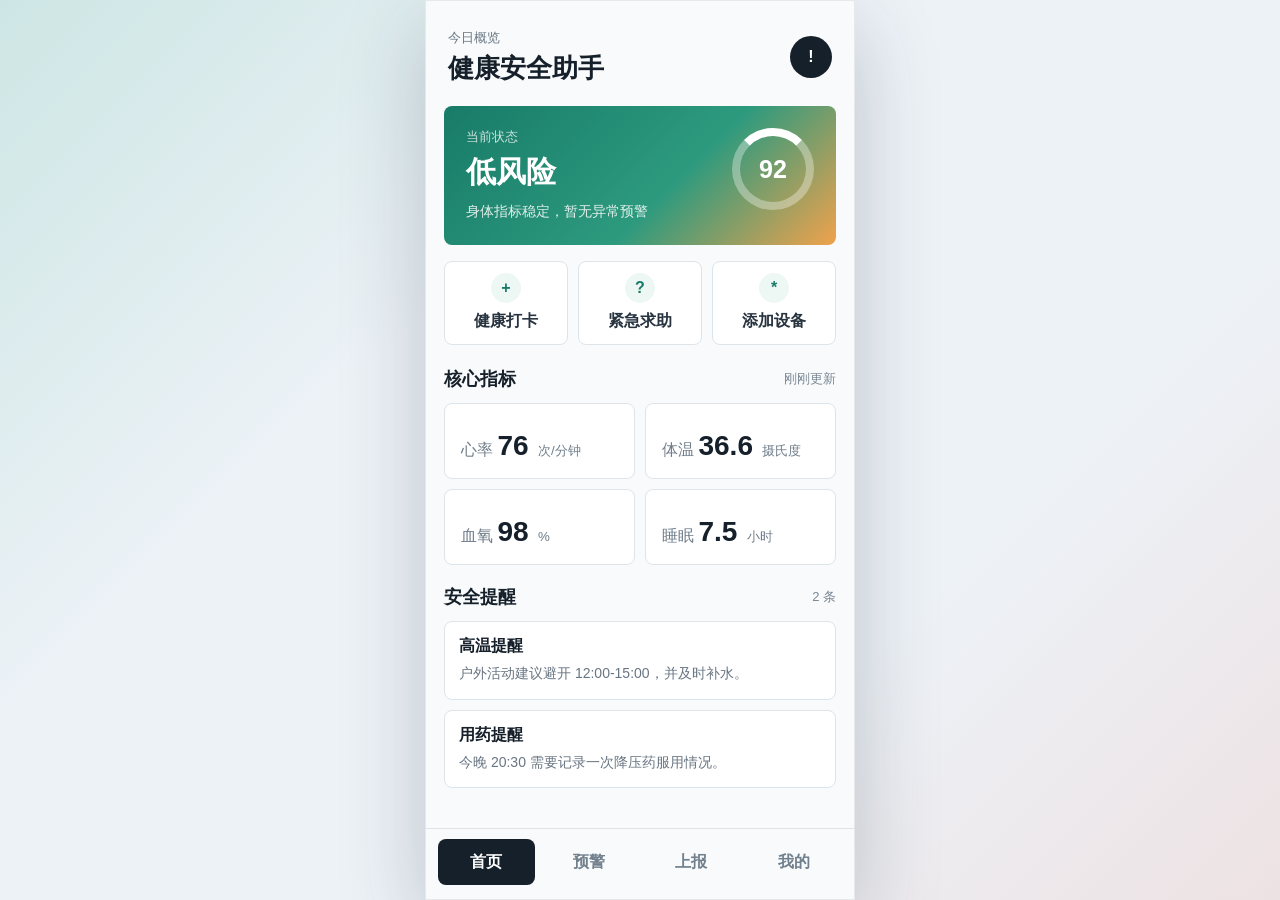
<file: UIPrototype/index.html>
<!doctype html>
<html lang="zh-CN">
  <head>
    <meta charset="UTF-8" />
    <meta name="viewport" content="width=device-width, initial-scale=1.0" />
    <title>健康安全助手原型</title>
    <link rel="stylesheet" href="styles.css" />
  </head>
  <body>
    <main class="phone-shell" aria-label="健康安全助手页面原型">
      <header class="app-header">
        <div>
          <p class="eyebrow">今日概览</p>
          <h1>健康安全助手</h1>
        </div>
        <button class="icon-button" type="button" aria-label="消息提醒">!</button>
      </header>

      <section class="screen active" id="home-screen" data-screen="home">
        <div class="status-panel">
          <div>
            <p class="panel-label">当前状态</p>
            <strong>低风险</strong>
            <span>身体指标稳定，暂无异常预警</span>
          </div>
          <div class="score-ring" aria-label="健康评分 92 分">92</div>
        </div>

        <div class="quick-actions" aria-label="快捷操作">
          <button type="button">
            <span class="action-icon">+</span>
            健康打卡
          </button>
          <button type="button">
            <span class="action-icon">?</span>
            紧急求助
          </button>
          <button type="button">
            <span class="action-icon">*</span>
            添加设备
          </button>
        </div>

        <section class="section-block">
          <div class="section-title">
            <h2>核心指标</h2>
            <span>刚刚更新</span>
          </div>
          <div class="metric-grid">
            <article class="metric-card">
              <span>心率</span>
              <strong>76</strong>
              <small>次/分钟</small>
            </article>
            <article class="metric-card">
              <span>体温</span>
              <strong>36.6</strong>
              <small>摄氏度</small>
            </article>
            <article class="metric-card">
              <span>血氧</span>
              <strong>98</strong>
              <small>%</small>
            </article>
            <article class="metric-card">
              <span>睡眠</span>
              <strong>7.5</strong>
              <small>小时</small>
            </article>
          </div>
        </section>

        <section class="section-block">
          <div class="section-title">
            <h2>安全提醒</h2>
            <span>2 条</span>
          </div>
          <div class="notice-list">
            <article>
              <b>高温提醒</b>
              <p>户外活动建议避开 12:00-15:00，并及时补水。</p>
            </article>
            <article>
              <b>用药提醒</b>
              <p>今晚 20:30 需要记录一次降压药服用情况。</p>
            </article>
          </div>
        </section>
      </section>

      <section class="screen" id="risk-screen" data-screen="risk">
        <div class="section-title">
          <h2>风险预警</h2>
          <span>按优先级排序</span>
        </div>
        <div class="risk-list">
          <article class="risk-card high">
            <span>高</span>
            <div>
              <b>连续久坐</b>
              <p>已连续静坐 96 分钟，建议起身活动 5 分钟。</p>
            </div>
          </article>
          <article class="risk-card medium">
            <span>中</span>
            <div>
              <b>睡眠不足</b>
              <p>近三天平均睡眠低于 6.5 小时。</p>
            </div>
          </article>
          <article class="risk-card low">
            <span>低</span>
            <div>
              <b>天气变化</b>
              <p>明天降温，注意添加衣物。</p>
            </div>
          </article>
        </div>
      </section>

      <section class="screen" id="report-screen" data-screen="report">
        <div class="section-title">
          <h2>健康上报</h2>
          <span>今日未提交</span>
        </div>
        <form class="report-form">
          <label>
            今日感觉
            <select>
              <option>良好</option>
              <option>一般</option>
              <option>不适</option>
            </select>
          </label>
          <label>
            体温
            <input type="text" value="36.6" />
          </label>
          <label>
            备注
            <textarea rows="4" placeholder="可填写头晕、乏力、咳嗽等情况"></textarea>
          </label>
          <button class="primary-button" type="button">提交上报</button>
        </form>
      </section>

      <section class="screen" id="profile-screen" data-screen="profile">
        <div class="profile-head">
          <div class="avatar">林</div>
          <div>
            <h2>林同学</h2>
            <p>已绑定手环、紧急联系人 2 人</p>
          </div>
        </div>
        <div class="profile-list">
          <button type="button">健康档案 <span>></span></button>
          <button type="button">设备管理 <span>></span></button>
          <button type="button">紧急联系人 <span>></span></button>
          <button type="button">隐私与权限 <span>></span></button>
        </div>
      </section>

      <nav class="tab-bar" aria-label="主导航">
        <button class="active" type="button" data-target="home">首页</button>
        <button type="button" data-target="risk">预警</button>
        <button type="button" data-target="report">上报</button>
        <button type="button" data-target="profile">我的</button>
      </nav>
    </main>

    <script src="script.js"></script>
  </body>
</html>
</file>
<file: UIPrototype/styles.css>
:root {
  color-scheme: light;
  font-family: "Microsoft YaHei", "PingFang SC", Arial, sans-serif;
  background: #edf2f7;
  color: #16202a;
}

* {
  box-sizing: border-box;
}

body {
  min-height: 100vh;
  margin: 0;
  display: grid;
  place-items: center;
  background:
    linear-gradient(135deg, rgba(39, 167, 132, 0.16), transparent 34%),
    linear-gradient(315deg, rgba(239, 116, 92, 0.13), transparent 30%),
    #edf2f7;
}

button,
input,
select,
textarea {
  font: inherit;
}

.phone-shell {
  width: min(430px, 100vw);
  min-height: min(920px, 100vh);
  position: relative;
  overflow: hidden;
  background: #f8fafb;
  border: 1px solid rgba(22, 32, 42, 0.08);
  box-shadow: 0 28px 80px rgba(30, 45, 60, 0.24);
}

.app-header {
  display: flex;
  align-items: center;
  justify-content: space-between;
  padding: 28px 22px 14px;
}

.eyebrow,
.panel-label {
  margin: 0 0 6px;
  color: #687582;
  font-size: 13px;
}

h1,
h2,
p {
  margin: 0;
}

h1 {
  font-size: 26px;
  line-height: 1.2;
}

h2 {
  font-size: 18px;
}

.icon-button {
  width: 42px;
  height: 42px;
  border: 0;
  border-radius: 50%;
  background: #16202a;
  color: #ffffff;
  font-weight: 800;
}

.screen {
  display: none;
  padding: 8px 18px 92px;
}

.screen.active {
  display: block;
}

.status-panel {
  display: flex;
  justify-content: space-between;
  gap: 18px;
  padding: 22px;
  border-radius: 8px;
  color: #ffffff;
  background: linear-gradient(135deg, #187b68, #2d9a7e 58%, #f0a24c);
}

.status-panel strong {
  display: block;
  margin-bottom: 8px;
  font-size: 30px;
}

.status-panel span {
  display: block;
  max-width: 220px;
  color: rgba(255, 255, 255, 0.86);
  font-size: 14px;
  line-height: 1.55;
}

.status-panel .panel-label {
  color: rgba(255, 255, 255, 0.76);
}

.score-ring {
  width: 82px;
  height: 82px;
  flex: 0 0 82px;
  display: grid;
  place-items: center;
  border: 8px solid rgba(255, 255, 255, 0.34);
  border-top-color: #ffffff;
  border-radius: 50%;
  font-size: 25px;
  font-weight: 800;
}

.quick-actions {
  display: grid;
  grid-template-columns: repeat(3, 1fr);
  gap: 10px;
  margin: 16px 0 22px;
}

.quick-actions button {
  min-height: 84px;
  border: 1px solid #dde5ea;
  border-radius: 8px;
  background: #ffffff;
  color: #27333f;
  font-weight: 700;
}

.action-icon {
  width: 30px;
  height: 30px;
  display: grid;
  place-items: center;
  margin: 0 auto 8px;
  border-radius: 50%;
  background: #edf7f3;
  color: #187b68;
}

.section-block {
  margin-top: 20px;
}

.section-title {
  display: flex;
  align-items: center;
  justify-content: space-between;
  margin-bottom: 12px;
}

.section-title span {
  color: #7a8793;
  font-size: 13px;
}

.metric-grid {
  display: grid;
  grid-template-columns: repeat(2, 1fr);
  gap: 10px;
}

.metric-card,
.notice-list article,
.risk-card,
.report-form,
.profile-list,
.profile-head {
  border: 1px solid #dde5ea;
  border-radius: 8px;
  background: #ffffff;
}

.metric-card {
  padding: 16px;
}

.metric-card span,
.metric-card small {
  color: #6f7d89;
}

.metric-card strong {
  display: inline-block;
  margin: 10px 5px 0 0;
  font-size: 28px;
}

.notice-list {
  display: grid;
  gap: 10px;
}

.notice-list article {
  padding: 14px;
}

.notice-list p,
.risk-card p,
.profile-head p {
  margin-top: 6px;
  color: #687582;
  font-size: 14px;
  line-height: 1.55;
}

.risk-list {
  display: grid;
  gap: 12px;
}

.risk-card {
  display: flex;
  gap: 14px;
  padding: 16px;
}

.risk-card > span {
  width: 38px;
  height: 38px;
  flex: 0 0 38px;
  display: grid;
  place-items: center;
  border-radius: 50%;
  color: #ffffff;
  font-weight: 800;
}

.risk-card.high > span {
  background: #dc5f4b;
}

.risk-card.medium > span {
  background: #e1a13b;
}

.risk-card.low > span {
  background: #2d9a7e;
}

.report-form {
  display: grid;
  gap: 14px;
  padding: 18px;
}

.report-form label {
  display: grid;
  gap: 8px;
  color: #4a5662;
  font-weight: 700;
}

.report-form input,
.report-form select,
.report-form textarea {
  width: 100%;
  border: 1px solid #cfd9df;
  border-radius: 8px;
  padding: 12px;
  background: #fbfcfd;
  color: #16202a;
}

.primary-button {
  min-height: 48px;
  border: 0;
  border-radius: 8px;
  background: #187b68;
  color: #ffffff;
  font-weight: 800;
}

.profile-head {
  display: flex;
  align-items: center;
  gap: 14px;
  padding: 18px;
  margin-bottom: 14px;
}

.avatar {
  width: 58px;
  height: 58px;
  display: grid;
  place-items: center;
  border-radius: 50%;
  background: #24313d;
  color: #ffffff;
  font-size: 24px;
  font-weight: 800;
}

.profile-list {
  overflow: hidden;
}

.profile-list button {
  width: 100%;
  min-height: 54px;
  display: flex;
  align-items: center;
  justify-content: space-between;
  border: 0;
  border-bottom: 1px solid #e7edf1;
  padding: 0 16px;
  background: #ffffff;
  color: #27333f;
  text-align: left;
}

.profile-list button:last-child {
  border-bottom: 0;
}

.tab-bar {
  position: absolute;
  right: 0;
  bottom: 0;
  left: 0;
  display: grid;
  grid-template-columns: repeat(4, 1fr);
  gap: 6px;
  padding: 10px 12px 14px;
  background: rgba(248, 250, 251, 0.94);
  border-top: 1px solid #dde5ea;
  backdrop-filter: blur(12px);
}

.tab-bar button {
  min-height: 46px;
  border: 0;
  border-radius: 8px;
  background: transparent;
  color: #71808d;
  font-weight: 800;
}

.tab-bar button.active {
  background: #16202a;
  color: #ffffff;
}

@media (max-width: 480px) {
  body {
    display: block;
    background: #f8fafb;
  }

  .phone-shell {
    width: 100%;
    min-height: 100vh;
    border: 0;
    box-shadow: none;
  }
}
</file>
